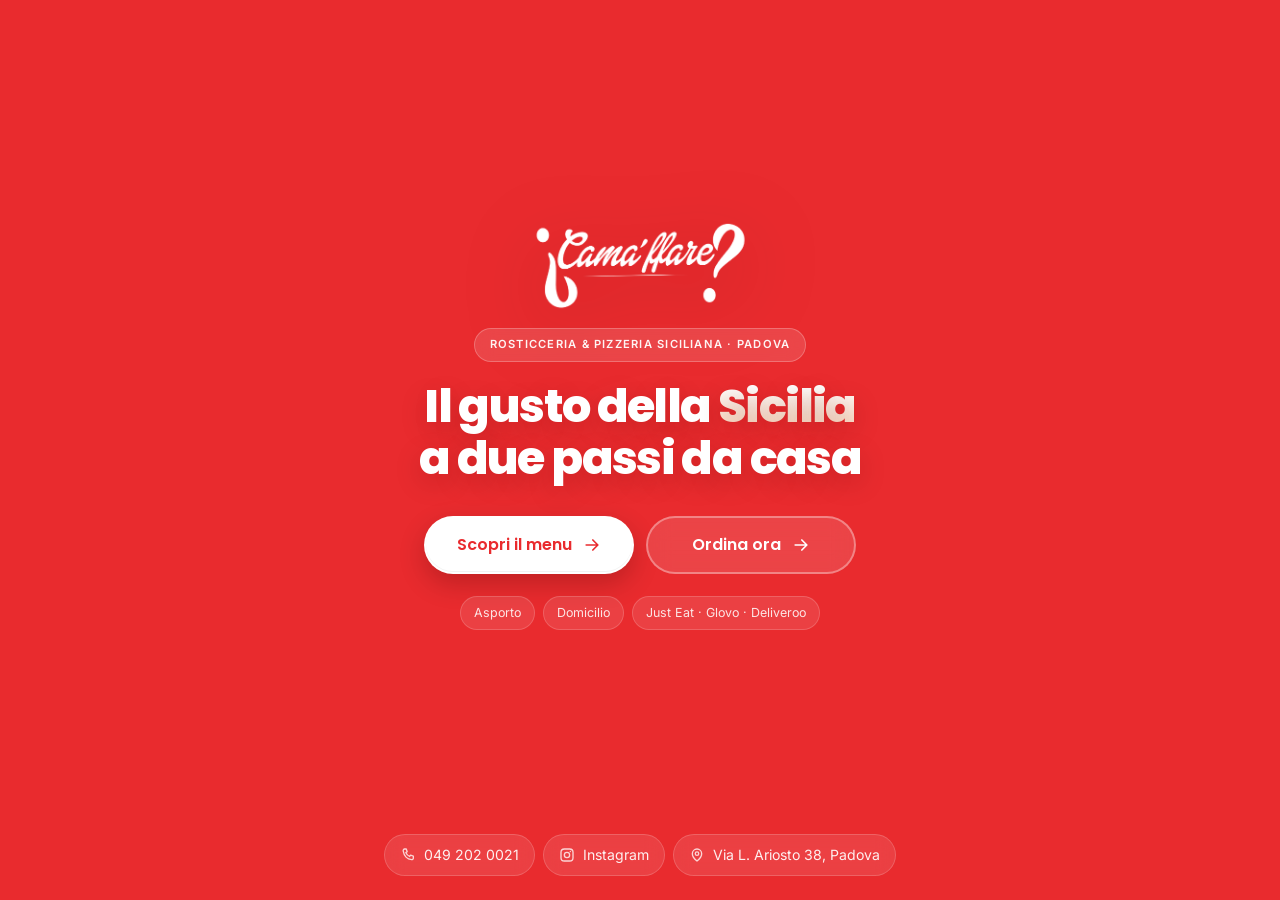
<file: index.html>
<!DOCTYPE html>
<html lang="it">
<head>
  <meta charset="UTF-8">
  <meta name="viewport" content="width=device-width, initial-scale=1.0, viewport-fit=cover">
  <title>Cama'ffare — Rosticceria e pizzeria siciliana a Padova</title>
  <meta name="description" content="Cama'ffare: pizze, arancini, fritti, gastronomia e cannoli siciliani a Padova. Guarda il menu o ordina su app, Just Eat, Glovo e Deliveroo.">
  <meta name="theme-color" content="#e92b2e">

  <meta property="og:type" content="website">
  <meta property="og:site_name" content="Cama'ffare">
  <meta property="og:title" content="Cama'ffare — Rosticceria e pizzeria siciliana a Padova">
  <meta property="og:description" content="Pizze, arancini, fritti e cannoli siciliani. Asporto e domicilio a Padova.">
  <meta property="og:url" content="https://camaffare.it/">
  <meta property="og:locale" content="it_IT">
  <meta property="og:image" content="public/og-image.jpg">

  <link rel="icon" href="public/logo/logo_red_squared_180.png">
  <link rel="apple-touch-icon" href="public/logo/logo_red_squared_180.png">
  <link rel="preconnect" href="https://fonts.googleapis.com">
  <link rel="preconnect" href="https://fonts.gstatic.com" crossorigin>
  <link href="https://fonts.googleapis.com/css2?family=Inter:wght@400;500;600&family=Poppins:wght@600;700;800&display=swap" rel="stylesheet">
  <link rel="stylesheet" href="css/style.css">
</head>
<body class="page-home">

<main class="splash">
  <div class="splash__inner">
    <img class="splash__logo" src="public/logo/logo_white_512.png" alt="Cama'ffare" width="512" height="512">

    <p class="splash__eyebrow">Rosticceria &amp; pizzeria siciliana · Padova</p>

    <h1 class="splash__title">Il gusto della <em>Sicilia</em> a due passi da casa</h1>

    <div class="splash__cta">
      <a class="btn btn--white btn--block" href="menu.html">
        Scopri il menu
        <svg class="ico" viewBox="0 0 24 24" aria-hidden="true"><path d="M5 12h13M13 6l6 6-6 6"/></svg>
      </a>
      <a class="btn btn--outline-white btn--block" href="ordina.html">
        Ordina ora
        <svg class="ico" viewBox="0 0 24 24" aria-hidden="true"><path d="M5 12h13M13 6l6 6-6 6"/></svg>
      </a>
    </div>

    <ul class="splash__tags">
      <li>Asporto</li>
      <li>Domicilio</li>
      <li>Just Eat · Glovo · Deliveroo</li>
    </ul>
  </div>

  <footer class="splash__foot">
    <a href="tel:+390492020021">
      <svg class="ico" viewBox="0 0 24 24" aria-hidden="true"><path d="M6.6 3h2.8l1.4 4.1-2 1.4a12 12 0 0 0 5.7 5.7l1.4-2 4.1 1.4v2.8A2.6 2.6 0 0 1 17.4 19 14.4 14.4 0 0 1 5 6.6 2.6 2.6 0 0 1 6.6 3Z"/></svg>
      049 202 0021
    </a>
    <a href="https://www.instagram.com/camaffare_padova/" target="_blank" rel="noopener">
      <svg class="ico" viewBox="0 0 24 24" aria-hidden="true"><rect x="3" y="3" width="18" height="18" rx="5"/><circle cx="12" cy="12" r="4"/><path d="M17 6.8h.01"/></svg>
      Instagram
    </a>
    <a href="https://maps.google.com/?q=Via+Ludovico+Ariosto+38,+35128+Padova" target="_blank" rel="noopener">
      <svg class="ico" viewBox="0 0 24 24" aria-hidden="true"><path d="M12 21s7-5.6 7-11a7 7 0 1 0-14 0c0 5.4 7 11 7 11Z"/><circle cx="12" cy="10" r="2.6"/></svg>
      Via L. Ariosto 38, Padova
    </a>
  </footer>
</main>

<script src="js/app.js"></script>
</body>
</html>
</file>
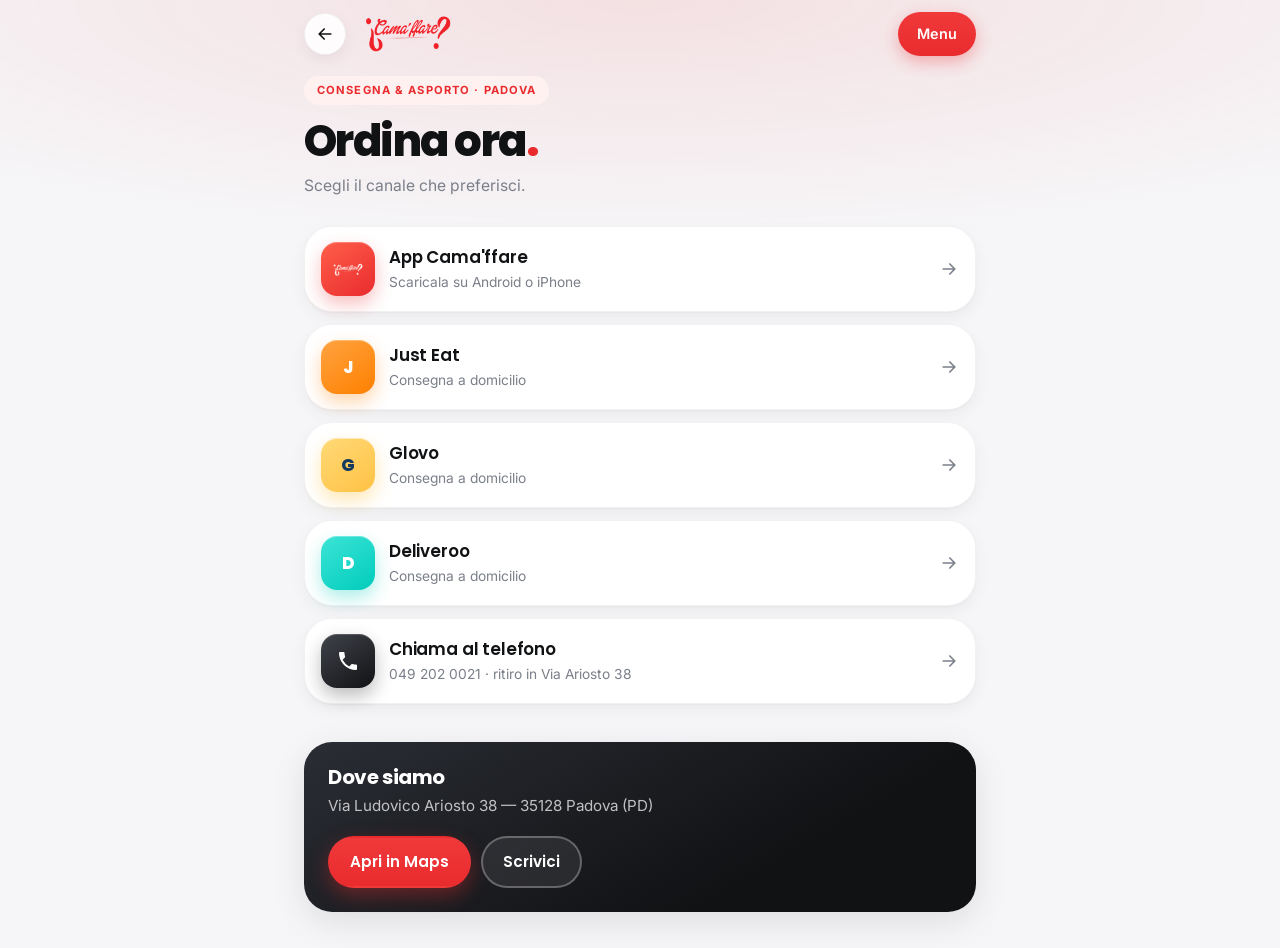
<file: ordina.html>
<!DOCTYPE html>
<html lang="it">
<head>
  <meta charset="UTF-8">
  <meta name="viewport" content="width=device-width, initial-scale=1.0, viewport-fit=cover">
  <title>Ordina — Cama'ffare</title>
  <meta name="description" content="Ordina da Cama'ffare: app Cama'ffare, Just Eat, Glovo, Deliveroo oppure chiama il 049 202 0021.">
  <meta name="theme-color" content="#f6f6f8">

  <link rel="icon" href="public/logo/logo_red_squared_180.png">
  <link rel="apple-touch-icon" href="public/logo/logo_red_squared_180.png">
  <link rel="preconnect" href="https://fonts.googleapis.com">
  <link rel="preconnect" href="https://fonts.gstatic.com" crossorigin>
  <link href="https://fonts.googleapis.com/css2?family=Inter:wght@400;500;600&family=Poppins:wght@600;700;800&display=swap" rel="stylesheet">
  <link rel="stylesheet" href="css/style.css">
</head>
<body class="page-app page-order">

<header class="appbar">
  <div class="appbar__row wrap">
    <a class="appbar__back" href="index.html" aria-label="Torna alla home">
      <svg class="ico" viewBox="0 0 24 24" aria-hidden="true"><path d="M19 12H6M11 18l-6-6 6-6"/></svg>
    </a>
    <a class="appbar__brand" href="index.html">
      <img class="appbar__logo" src="public/logo/logo_red_180.png" alt="Cama'ffare" width="180" height="64">
    </a>
    <a class="appbar__action" href="menu.html">Menu</a>
  </div>

  <div class="wrap">
    <p class="appbar__eyebrow">Consegna &amp; asporto · Padova</p>
    <h1 class="appbar__title">Ordina ora</h1>
    <p class="appbar__sub">Scegli il canale che preferisci.</p>
  </div>
</header>

<main class="order wrap">

  <a class="opt opt--app" id="app-opt" href="https://linktr.ee/Camaffare" target="_blank" rel="noopener"
     aria-haspopup="dialog">
    <span class="opt__icon" aria-hidden="true">
      <img src="public/logo/logo_white_squared_180.png" alt="" width="180" height="180">
    </span>
    <span class="opt__text">
      <span class="opt__title">App Cama'ffare</span>
      <span class="opt__desc">Scaricala su Android o iPhone</span>
    </span>
    <svg class="ico opt__arrow" viewBox="0 0 24 24" aria-hidden="true"><path d="M5 12h13M13 6l6 6-6 6"/></svg>
  </a>

  <a class="opt opt--justeat" href="https://www.justeat.it/restaurants-camaffare-padova" target="_blank" rel="noopener">
    <span class="opt__icon" aria-hidden="true">J</span>
    <span class="opt__text">
      <span class="opt__title">Just Eat</span>
      <span class="opt__desc">Consegna a domicilio</span>
    </span>
    <svg class="ico opt__arrow" viewBox="0 0 24 24" aria-hidden="true"><path d="M5 12h13M13 6l6 6-6 6"/></svg>
  </a>

  <a class="opt opt--glovo" href="https://glovoapp.com/it/it/padova/stores/pizzeria-camaffare-pad" target="_blank" rel="noopener">
    <span class="opt__icon" aria-hidden="true">G</span>
    <span class="opt__text">
      <span class="opt__title">Glovo</span>
      <span class="opt__desc">Consegna a domicilio</span>
    </span>
    <svg class="ico opt__arrow" viewBox="0 0 24 24" aria-hidden="true"><path d="M5 12h13M13 6l6 6-6 6"/></svg>
  </a>

  <a class="opt opt--deliveroo" href="https://deliveroo.it/it/menu/padova/padova-centro-est/camaffare" target="_blank" rel="noopener">
    <span class="opt__icon" aria-hidden="true">D</span>
    <span class="opt__text">
      <span class="opt__title">Deliveroo</span>
      <span class="opt__desc">Consegna a domicilio</span>
    </span>
    <svg class="ico opt__arrow" viewBox="0 0 24 24" aria-hidden="true"><path d="M5 12h13M13 6l6 6-6 6"/></svg>
  </a>

  <a class="opt opt--call" href="tel:+390492020021">
    <span class="opt__icon" aria-hidden="true">
      <svg class="ico" viewBox="0 0 24 24"><path d="M6.6 10.8a15 15 0 0 0 6.6 6.6l2.2-2.2a1 1 0 0 1 1-.25c1.1.37 2.3.57 3.6.57a1 1 0 0 1 1 1V20a1 1 0 0 1-1 1A17 17 0 0 1 3 4a1 1 0 0 1 1-1h3.5a1 1 0 0 1 1 1c0 1.3.2 2.5.57 3.6a1 1 0 0 1-.25 1z"/></svg>
    </span>
    <span class="opt__text">
      <span class="opt__title">Chiama al telefono</span>
      <span class="opt__desc">049 202 0021 · ritiro in Via Ariosto 38</span>
    </span>
    <svg class="ico opt__arrow" viewBox="0 0 24 24" aria-hidden="true"><path d="M5 12h13M13 6l6 6-6 6"/></svg>
  </a>

  <div class="order__where">
    <h2>Dove siamo</h2>
    <p>Via Ludovico Ariosto 38 — 35128 Padova (PD)</p>
    <div class="order__where-cta">
      <a class="btn btn--primary" href="https://maps.google.com/?q=Via+Ludovico+Ariosto+38,+35128+Padova" target="_blank" rel="noopener">Apri in Maps</a>
      <a class="btn btn--soft" href="mailto:camaffare.padova@libero.it">Scrivici</a>
    </div>
  </div>

</main>

<dialog class="modal" id="app-modal" aria-labelledby="app-modal-title">
  <div class="modal__box">
    <div class="modal__head">
      <h2 class="modal__title" id="app-modal-title">Scarica l'app</h2>
      <button class="modal__close" type="button" data-close aria-label="Chiudi">
        <svg class="ico" viewBox="0 0 24 24" aria-hidden="true"><path d="M6 6l12 12M18 6L6 18"/></svg>
      </button>
    </div>
    <p class="modal__sub">Il menu e gli ordini direttamente dal telefono.</p>

    <div class="modal__list">
      <a class="opt opt--android" href="https://play.google.com/store/apps/details?id=com.kuokko.camaffare" target="_blank" rel="noopener">
        <span class="opt__icon" aria-hidden="true">
          <svg class="ico" viewBox="0 0 24 24">
            <path fill="#00D3FF" d="M3.063 2.24a1.5 1.5 0 0 0-.51 1.14v17.24a1.5 1.5 0 0 0 .51 1.14l.06.06 9.66-9.66v-.23L3.123 2.18l-.06.06z"/>
            <path fill="#00F076" d="M16.073 8.8 4.683 2.32c-.67-.38-1.26-.33-1.62.05l9.72 9.72 3.29-3.29z"/>
            <path fill="#FF3A44" d="m16.073 15.38-3.29-3.29-9.72 9.72c.36.38.95.43 1.62.05l11.39-6.48z"/>
            <path fill="#FFCE00" d="m16.003 15.42-3.22-3.22v-.23l3.22-3.22.07.04 3.81 2.17c1.09.62 1.09 1.63 0 2.25l-3.81 2.17-.07.04z"/>
          </svg>
        </span>
        <span class="opt__text">
          <span class="opt__title">Google Play</span>
          <span class="opt__desc">Android</span>
        </span>
        <svg class="ico opt__arrow" viewBox="0 0 24 24" aria-hidden="true"><path d="M5 12h13M13 6l6 6-6 6"/></svg>
      </a>

      <a class="opt opt--ios" href="https://apps.apple.com/it/app/camaffare/id1489467327" target="_blank" rel="noopener">
        <span class="opt__icon" aria-hidden="true">
          <svg class="ico" viewBox="0 0 24 24"><path d="M17.05 12.54c-.02-2.3 1.88-3.4 1.96-3.46-1.07-1.56-2.73-1.78-3.32-1.8-1.41-.14-2.76.83-3.48.83-.72 0-1.83-.81-3.01-.79-1.55.02-2.98.9-3.78 2.29-1.61 2.79-.41 6.92 1.16 9.19.77 1.11 1.68 2.35 2.87 2.31 1.15-.05 1.59-.74 2.98-.74 1.39 0 1.78.74 3 .72 1.24-.02 2.02-1.13 2.78-2.24.88-1.28 1.24-2.52 1.26-2.59-.03-.01-2.41-.93-2.42-3.72zM14.79 5.6c.64-.77 1.07-1.85.95-2.92-.92.04-2.03.61-2.69 1.38-.59.68-1.11 1.78-.97 2.83 1.03.08 2.07-.52 2.71-1.29z"/></svg>
        </span>
        <span class="opt__text">
          <span class="opt__title">App Store</span>
          <span class="opt__desc">iPhone e iPad</span>
        </span>
        <svg class="ico opt__arrow" viewBox="0 0 24 24" aria-hidden="true"><path d="M5 12h13M13 6l6 6-6 6"/></svg>
      </a>
    </div>

    <a class="modal__alt" href="https://linktr.ee/Camaffare" target="_blank" rel="noopener">Tutti i link ufficiali</a>
  </div>
</dialog>

<script src="js/app.js"></script>
</body>
</html>
</file>
<file: css/style.css>
/* ============================================================
   CAMA'FFARE — stile del sito (responsive first)
   Struttura: 1) token  2) base  3) componenti condivisi
              4) home   5) menu  5c) scheda prodotto
              6) ordina  6b) modali
   ============================================================ */

/* ---------- 1. TOKEN ---------- */
:root {
  --rosso:        #e92b2e;
  --rosso-scuro:  #c81f22;
  --rosso-chiaro: #fff1f0;
  --ink:          #111214;
  --ink-soft:     #3d3f45;
  --muted:        #7a7f89;
  --bg:           #f6f6f8;
  --card:         #ffffff;
  --line:         #e9eaee;

  --r-sm: 12px;
  --r-md: 16px;
  --r-lg: 22px;
  --r-xl: 28px;
  --r-pill: 999px;

  /* ombre a due strati: un contatto netto vicino + un alone largo e morbido */
  --shadow-sm: 0 1px 2px rgba(17,18,20,.04), 0 6px 16px rgba(17,18,20,.05);
  --shadow-md: 0 10px 34px rgba(17,18,20,.10);
  --shadow-lg: 0 20px 50px rgba(17,18,20,.14);

  /* vetro: usato dal tasto indietro sopra allo sfondo sfumato */
  --glass-card: rgba(255,255,255,.86);

  --ease: cubic-bezier(.2,.7,.3,1);

  --wrap: 1120px;
  /* spazio ai lati della pagina: stretto sul telefono, dove ogni pixel di
     larghezza serve al contenuto, piu' largo da tablet in su */
  --pad: 14px;

  --font: 'Inter', system-ui, -apple-system, 'Segoe UI', Roboto, sans-serif;
  --font-head: 'Poppins', var(--font);

  --safe-b: env(safe-area-inset-bottom, 0px);
}

@media (min-width: 700px) {
  :root { --pad: 24px; }
}

/* ---------- 2. BASE ---------- */
*, *::before, *::after { box-sizing: border-box; }

html {
  -webkit-text-size-adjust: 100%;
  scroll-behavior: smooth;   /* le chip categoria sono ancore */
}

body {
  margin: 0;
  font-family: var(--font);
  font-size: 16px;
  line-height: 1.55;
  color: var(--ink);
  background: var(--bg);
  -webkit-font-smoothing: antialiased;
  /* NB: niente overflow-x:hidden qui — romperebbe position:sticky.
     Chi deborda (i cerchi della home) e' gia' contenuto da .splash */
}

h1, h2, h3 {
  font-family: var(--font-head);
  font-weight: 700;
  line-height: 1.12;
  letter-spacing: -0.02em;
  margin: 0;
}

p { margin: 0; }
img { max-width: 100%; display: block; }
/* senza !important una qualsiasi regola di classe con display: batte
   il [hidden] del browser e l'elemento resta a schermo */
[hidden] { display: none !important; }
a { color: inherit; text-decoration: none; }
button { font: inherit; }

.wrap {
  width: 100%;
  max-width: var(--wrap);
  margin-inline: auto;
  padding-inline: var(--pad);
}

.ico {
  width: 20px;
  height: 20px;
  flex: none;
  fill: none;
  stroke: currentColor;
  stroke-width: 2;
  stroke-linecap: round;
  stroke-linejoin: round;
}

/* testo visibile solo ai lettori di schermo */
.sr-only {
  position: absolute;
  width: 1px; height: 1px;
  margin: -1px; padding: 0;
  overflow: hidden;
  clip-path: inset(50%);
  white-space: nowrap;
}

:focus-visible {
  outline: 3px solid var(--rosso);
  outline-offset: 3px;
  border-radius: 6px;
}

/* ---------- 3. COMPONENTI CONDIVISI ---------- */
.btn {
  display: inline-flex;
  align-items: center;
  justify-content: center;
  gap: 10px;
  padding: 15px 26px;
  border: 2px solid transparent;
  border-radius: var(--r-pill);
  font-family: var(--font-head);
  font-weight: 600;
  font-size: 1rem;
  cursor: pointer;
  transition: transform .16s ease, background-color .16s ease, color .16s ease, box-shadow .16s ease;
}
.btn:active { transform: scale(.975); }
.btn--block { width: 100%; }

.btn--white {
  background: #fff;
  color: var(--rosso);
  box-shadow: 0 10px 26px rgba(60,0,0,.24), inset 0 -1px 0 rgba(0,0,0,.05);
}
/* bottone "di vetro": si appoggia sullo sfondo rosso invece di coprirlo */
.btn--outline-white {
  background: rgba(255,255,255,.12);
  color: #fff;
  border-color: rgba(255,255,255,.34);
  backdrop-filter: blur(12px);
  -webkit-backdrop-filter: blur(12px);
}
.btn--primary { background: var(--rosso); color: #fff; }
.btn--soft    { background: var(--card); color: var(--ink); border-color: var(--line); }

@media (hover: hover) {
  .btn--white:hover {
    background: #fff;
    transform: translateY(-2px);
    box-shadow: 0 16px 34px rgba(60,0,0,.3);
  }
  .btn--outline-white:hover {
    background: rgba(255,255,255,.22);
    border-color: rgba(255,255,255,.7);
    transform: translateY(-2px);
  }
  .btn--primary:hover { background: var(--rosso-scuro); }
  .btn--soft:hover    { border-color: var(--ink); }
}

/* ---------- 4. HOME (splash rossa) ---------- */
.page-home { background: var(--rosso); }

.splash {
  position: relative;
  min-height: 100svh;
  display: flex;
  flex-direction: column;
  justify-content: space-between;
  align-items: center;
  gap: 28px;
  padding: 40px var(--pad) calc(24px + var(--safe-b));
  background: var(--rosso);
  color: #fff;
  text-align: center;
}

.splash__inner {
  position: relative;
  display: flex;
  flex-direction: column;
  align-items: center;
  gap: 16px;
  max-width: 560px;
  margin: auto 0;
}

.splash__logo {
  /* logo_white_512.png e' 512x512 (quadrato): non superare i 512 per non sgranarlo */
  width: clamp(168px, 48vw, 246px);
  height: auto;
  filter: drop-shadow(0 18px 40px rgba(80,0,0,.32));
}

.splash__eyebrow {
  display: inline-flex;
  align-items: center;
  padding: 7px 15px;
  border-radius: var(--r-pill);
  background: rgba(255,255,255,.13);
  border: 1px solid rgba(255,255,255,.24);
  backdrop-filter: blur(10px);
  -webkit-backdrop-filter: blur(10px);
  font-size: .7rem;
  font-weight: 600;
  letter-spacing: .11em;
  text-transform: uppercase;
  color: rgba(255,255,255,.94);
}

.splash__title {
  font-size: clamp(1.85rem, 8vw, 2.9rem);
  font-weight: 800;
  letter-spacing: -.035em;
  text-wrap: balance;
  text-shadow: 0 8px 26px rgba(90,0,0,.22);
}
.splash__title em {
  font-style: normal;
  background: linear-gradient(180deg, #fff 20%, #ffd6b8 100%);
  -webkit-background-clip: text;
  background-clip: text;
  color: transparent;
}

.splash__cta {
  display: flex;
  flex-direction: column;
  gap: 12px;
  width: min(100%, 360px);
  margin-top: 10px;
}

/* piccole etichette sotto ai bottoni: cosa si puo' fare, in due parole */
.splash__tags {
  display: flex;
  flex-wrap: wrap;
  justify-content: center;
  gap: 8px;
  margin: 4px 0 0;
  padding: 0;
  list-style: none;
  font-size: .78rem;
  color: rgba(255,255,255,.86);
}
.splash__tags li {
  padding: 6px 13px;
  border-radius: var(--r-pill);
  background: rgba(255,255,255,.1);
  border: 1px solid rgba(255,255,255,.17);
}

.splash__foot {
  position: relative;
  display: flex;
  flex-wrap: wrap;
  justify-content: center;
  gap: 8px;
  font-size: .85rem;
}
.splash__foot a {
  display: inline-flex;
  align-items: center;
  gap: 8px;
  padding: 9px 15px;
  border-radius: var(--r-pill);
  background: rgba(255,255,255,.1);
  border: 1px solid rgba(255,255,255,.18);
  backdrop-filter: blur(10px);
  -webkit-backdrop-filter: blur(10px);
  color: rgba(255,255,255,.92);
  transition: transform .18s ease, background-color .18s ease, border-color .18s ease;
}
.splash__foot a:active { transform: scale(.97); }
.splash__foot .ico { width: 16px; height: 16px; opacity: .85; }

@media (hover: hover) {
  .splash__foot a:hover {
    background: rgba(255,255,255,.2);
    border-color: rgba(255,255,255,.42);
    transform: translateY(-2px);
  }
}

/* entrata in scena: ogni blocco sale con un piccolo ritardo */
@media (prefers-reduced-motion: no-preference) {
  .splash__inner > *,
  .splash__foot { animation: rise-in .7s var(--ease) backwards; }
  .splash__logo    { animation-delay: .05s; }
  .splash__eyebrow { animation-delay: .14s; }
  .splash__title   { animation-delay: .22s; }
  .splash__cta     { animation-delay: .30s; }
  .splash__tags    { animation-delay: .38s; }
  .splash__foot    { animation-delay: .46s; }
}
@keyframes rise-in {
  from { opacity: 0; transform: translateY(16px); }
}
@keyframes fade-in {
  from { opacity: 0; }
}

@media (max-height: 720px) {
  .splash { gap: 18px; padding-top: 28px; }
  .splash__inner { gap: 12px; }
  .splash__logo { width: clamp(126px, 36vw, 168px); }
  .splash__title { font-size: clamp(1.5rem, 6.5vw, 2rem); }
  .splash__cta { margin-top: 4px; }
  .splash__foot { font-size: .8rem; }
  .splash__foot a { padding: 7px 12px; }
}

@media (min-width: 700px) {
  .splash { padding-top: 56px; gap: 40px; }
  .splash__inner { gap: 18px; }
  .splash__cta { flex-direction: row; width: auto; margin-top: 14px; }
  .splash__cta .btn { min-width: 210px; }
  .splash__foot { font-size: .88rem; }
}

/* ---------- 5. APPBAR (menu + ordina) ---------- */
.page-app {
  padding-bottom: calc(36px + var(--safe-b));
}

/* velo rosso appena accennato in cima alla pagina: e' fisso, cosi' resta
   visibile solo nella prima schermata e non "cresce" con il contenuto */
.page-app::before {
  content: '';
  position: fixed;
  inset: 0 0 auto;
  height: 340px;
  z-index: -1;
  pointer-events: none;
  background: radial-gradient(110% 100% at 50% 0%, rgba(233,43,46,.10) 0%, rgba(233,43,46,0) 72%);
}

.appbar {
  position: relative;
  padding-top: 10px;
  padding-bottom: 8px;
  background: transparent;
}

/* menu.html: l'header intero (logo, bottoni, ricerca, categorie) resta in alto.
   Fondo bianco pieno: niente vetro, le card non si intravedono sotto. */
.appbar--sticky {
  position: sticky;
  top: 0;
  z-index: 20;
  background: var(--card);
  border-bottom: 1px solid transparent;
  transition: box-shadow .25s ease, border-color .25s ease;
}

/* sul bianco pieno i controlli hanno bisogno di un riempimento grigio,
   altrimenti sparirebbero */
.appbar--sticky .appbar__back {
  background: var(--bg);
  border-color: rgba(17,18,20,.07);
  box-shadow: none;
  backdrop-filter: none;
  -webkit-backdrop-filter: none;
}
@media (hover: hover) {
  .appbar--sticky .appbar__back:hover { background: #eceef2; }
}

/* indietro e logo attaccati a sinistra, l'azione spinta a destra dal margin auto */
.appbar__row {
  display: flex;
  align-items: center;
  gap: 12px;
  min-height: 48px;
}

.appbar__back {
  display: inline-flex;
  align-items: center;
  justify-content: center;
  width: 42px;
  height: 42px;
  border-radius: 50%;
  background: var(--glass-card);
  border: 1px solid rgba(17,18,20,.06);
  backdrop-filter: blur(10px);
  -webkit-backdrop-filter: blur(10px);
  box-shadow: var(--shadow-sm);
  transition: transform .18s var(--ease), background-color .18s ease;
}
.appbar__back:active { transform: scale(.93); }

.appbar__logo { width: 100px; height: auto; }   /* logo_red_180.png, 180x64 */
.appbar__brand {
  display: inline-flex;
  transition: transform .18s var(--ease);
  transform-origin: left center;
}
.appbar__brand:active { transform: scale(.96); }

.appbar__action {
  margin-left: auto;
  padding: 11px 19px;
  border-radius: var(--r-pill);
  background: linear-gradient(180deg, #f0393a 0%, var(--rosso) 100%);
  color: #fff;
  font-weight: 600;
  font-size: .9rem;
  box-shadow: 0 6px 16px rgba(233,43,46,.32);
  transition: transform .18s var(--ease), box-shadow .18s var(--ease);
}
.appbar__action:active { transform: scale(.96); }

@media (hover: hover) {
  .appbar__back:hover   { background: #fff; transform: translateY(-1px); }
  .appbar__action:hover { transform: translateY(-2px); box-shadow: 0 10px 22px rgba(233,43,46,.4); }
}

.appbar__eyebrow {
  display: inline-flex;
  align-items: center;
  margin-top: 18px;
  padding: 6px 13px;
  border-radius: var(--r-pill);
  background: var(--rosso-chiaro);
  color: var(--rosso);
  font-size: .7rem;
  font-weight: 700;
  letter-spacing: .1em;
  text-transform: uppercase;
}

.appbar__title {
  margin-top: 12px;
  font-size: clamp(2rem, 8vw, 2.7rem);
  font-weight: 800;
  letter-spacing: -.035em;
  text-wrap: balance;
}
.appbar__title::after {
  content: '.';
  color: var(--rosso);
}

.appbar__sub {
  margin-top: 8px;
  color: var(--muted);
  font-size: .98rem;
}

/* --- stato agganciato: compare solo una riga sottile + un'ombra bassa
       che stacca l'header dalle card. La classe .is-stuck la mette js/app.js --- */
.appbar--sticky.is-stuck {
  border-bottom-color: rgba(17,18,20,.07);
  box-shadow: 0 10px 30px rgba(17,18,20,.07);
}

/* --- ricerca --- */
.search {
  display: flex;
  align-items: center;
  gap: 10px;
  margin-top: 12px;
  padding: 0 8px 0 16px;
  height: 52px;
  background: var(--bg);
  border: 1px solid var(--line);
  border-radius: var(--r-pill);
  transition: background-color .18s ease, border-color .18s ease, box-shadow .18s ease;
}
/* il campo ha outline:none, quindi il fuoco lo segnala il contenitore */
.search:focus-within {
  background: #fff;
  border-color: rgba(233,43,46,.5);
  box-shadow: 0 0 0 4px rgba(233,43,46,.13);
}
.search .ico { color: var(--muted); transition: color .18s ease; }
.search:focus-within > .ico { color: var(--rosso); }
.search input {
  flex: 1;
  min-width: 0;
  border: 0;
  background: none;
  font: inherit;
  color: var(--ink);
  outline: none;
}
.search input::-webkit-search-cancel-button { display: none; }
.search__clear {
  display: inline-flex;
  padding: 8px;
  border: 0;
  border-radius: 50%;
  background: none;
  color: var(--muted);
  cursor: pointer;
  transition: background-color .16s ease, color .16s ease;
}
.search__clear:active { background: rgba(17,18,20,.08); }
@media (hover: hover) {
  .search__clear:hover { background: rgba(17,18,20,.06); color: var(--ink); }
}

/* --- chip categorie --- */
/* Una riga sola a qualsiasi larghezza. A schermo grande le 22 categorie
   mandate a capo mangiavano mezzo header, e l'header e' fisso: quello spazio
   veniva tolto al menu per tutta la navigazione. Chi non vuole scorrere ha
   il tasto "Tutte" qui accanto, che apre l'elenco completo. */
.chipsbar {
  display: flex;
  align-items: center;
  /* stessa colonna di .wrap: le chip partono allineate al logo, alla ricerca
     e alla griglia. Il padding laterale lo mettono .chips e il tasto */
  max-width: var(--wrap);
  margin-inline: auto;
}

.chips {
  display: flex;
  flex: 1;
  min-width: 0;
  gap: 2px;
  padding: 12px var(--pad);
  overflow-x: auto;
  scrollbar-width: none;
  -webkit-overflow-scrolling: touch;
  scroll-snap-type: x proximity;
  /* i bordi sfumano: si capisce a colpo d'occhio che la fila continua */
  mask-image: linear-gradient(90deg, transparent 0, #000 var(--pad), #000 calc(100% - var(--pad)), transparent 100%);
  -webkit-mask-image: linear-gradient(90deg, transparent 0, #000 var(--pad), #000 calc(100% - var(--pad)), transparent 100%);
}
.chips::-webkit-scrollbar { display: none; }

/* niente bordo ne' riempimento: le voci non scelte sono solo testo, e a
   riempirsi e' unicamente quella attiva. E' cio' che tiene pulita una fila
   lunga come questa */
.chip {
  display: inline-flex;
  align-items: center;
  gap: 7px;
  flex: none;
  padding: 10px 15px;
  border: 0;
  border-radius: var(--r-pill);
  background: none;
  color: var(--ink);
  font-weight: 600;
  font-size: .94rem;
  white-space: nowrap;
  cursor: pointer;
  scroll-snap-align: center;
  transition: background-color .18s ease, color .18s ease,
              transform .18s var(--ease);
}
.chip:active { transform: scale(.95); }
.chip__ico { font-size: 1rem; line-height: 1; }
.chip[aria-current] {
  background: var(--ink);
  color: #fff;
}
/* categoria senza risultati durante una ricerca: la chip sparisce */
.chip--off { display: none; }

/* tondo con la sola icona: accanto a chip senza bordo un tasto pieno
   sembrerebbe la voce selezionata */
.chips__all {
  display: grid;
  place-items: center;
  flex: none;
  width: 40px;
  height: 40px;
  margin-right: var(--pad);
  border: 1px solid rgba(17,18,20,.16);
  border-radius: 50%;
  background: none;
  color: var(--ink);
  cursor: pointer;
  transition: background-color .18s ease, border-color .18s ease,
              transform .18s var(--ease);
}
.chips__all .ico { width: 18px; height: 18px; }
.chips__all:active { transform: scale(.93); }
@media (hover: hover) {
  .chips__all:hover { background: rgba(17,18,20,.06); border-color: rgba(17,18,20,.3); }
}

@media (hover: hover) {
  .chip:hover { background: rgba(17,18,20,.06); }
  .chip[aria-current]:hover { background: var(--ink); }
}


/* ---------- 5b. GRIGLIA MENU ---------- */
.menu-main { padding-top: 10px; }

.menu-group { scroll-margin-top: calc(var(--stick-h, 170px) + 12px); }
.menu-group + .menu-group { margin-top: 38px; }

.menu-group__head {
  display: flex;
  align-items: center;
  gap: 10px;
  margin: 0 0 14px;
}
.menu-group__head h2 {
  font-size: 1.4rem;
  font-weight: 700;
  letter-spacing: -.03em;
}
.menu-group__count {
  padding: 4px 11px;
  border-radius: var(--r-pill);
  background: rgba(17,18,20,.05);
  font-size: .75rem;
  font-weight: 600;
  color: var(--muted);
}

/* una voce per riga: il testo e' la parte utile, la foto fa da miniatura.
   Da tablet in su due colonne, altrimenti le righe diventano lunghissime */
.grid {
  display: grid;
  grid-template-columns: minmax(0, 1fr);
  gap: 12px;
}
@media (min-width: 700px)  { .grid { grid-template-columns: repeat(2, minmax(0, 1fr)); gap: 14px; } }

.item {
  position: relative;
  display: flex;
  align-items: center;
  gap: 14px;
  padding: 12px;
  background: var(--card);
  border: 1px solid rgba(17,18,20,.05);
  border-radius: var(--r-lg);
  box-shadow: var(--shadow-sm);
  transition: transform .22s var(--ease), box-shadow .22s var(--ease);
}
@media (hover: hover) {
  .item:hover { transform: translateY(-2px); box-shadow: var(--shadow-md); }
  .item:hover .item__media img { transform: scale(1.06); }
}

.item__media {
  position: relative;
  order: 1;                  /* nel DOM sta dopo il testo, a schermo va a destra */
  width: 104px;
  height: 104px;
  flex: none;
  border-radius: var(--r-md);
  overflow: hidden;
  background: var(--rosso-chiaro);
}
.item__media img {
  position: absolute;
  inset: 0;
  width: 100%;
  height: 100%;
  object-fit: cover;
  transition: transform .5s var(--ease);
}

/* placeholder mostrato finche' la foto non esiste. Nella miniatura resta
   solo l'icona: "foto in arrivo" a 104px non si leggerebbe */
.item__ph {
  position: absolute;
  inset: 0;
  display: grid;
  place-items: center;
  font-size: 2.2rem;
}
.item__ph small { display: none; }

.item__body {
  display: flex;
  flex-direction: column;
  gap: 5px;
  flex: 1;
  min-width: 0;
}

.item__name {
  font-family: var(--font-head);
  font-size: 1.05rem;
  font-weight: 600;
  line-height: 1.25;
  letter-spacing: -.015em;
  text-wrap: balance;
}

.item__desc {
  font-size: .88rem;
  color: var(--muted);
  display: -webkit-box;
  -webkit-line-clamp: 2;
  -webkit-box-orient: vertical;
  overflow: hidden;
}

/* prezzo a sinistra, eventuali tag spinti all'altro capo della riga */
.item__foot {
  display: flex;
  align-items: center;
  gap: 10px;
  margin-top: 2px;
}
.item__price {
  font-family: var(--font-head);
  font-weight: 700;
  font-size: 1rem;
  letter-spacing: -.01em;
  color: var(--ink);
}
.item__tags {
  display: flex;
  flex-wrap: wrap;
  justify-content: flex-end;
  gap: 6px;
  margin-left: auto;
  min-width: 0;
}
.tag {
  padding: 4px 9px;
  border-radius: var(--r-pill);
  background: var(--bg);
  font-size: .68rem;
  font-weight: 700;
  letter-spacing: .02em;
  white-space: nowrap;
}
.tag--veg   { color: #2e7d4f; }
.tag--vegan { color: #1f7a48; }
.tag--hot   { color: var(--rosso); }
.tag--new   { background: var(--ink); color: #fff; }

@media (max-width: 380px) {
  .item { gap: 12px; }
  .item__media { width: 92px; height: 92px; }
}

/* copre tutta la card: qualunque punto si tocchi si apre la scheda */
.item__open {
  position: absolute;
  inset: 0;
  border: 0;
  background: none;
  cursor: pointer;
}
.item__open:focus-visible { outline-offset: -3px; border-radius: var(--r-lg); }

.menu-empty {
  padding: 56px 0 20px;
  text-align: center;
  color: var(--muted);
}
.menu-empty strong { display: block; color: var(--ink); font-size: 1.15rem; margin-bottom: 6px; }
.menu-empty span { display: block; font-size: 2.4rem; margin-bottom: 10px; }

.menu-note {
  margin-top: 34px;
  font-size: .82rem;
  color: var(--muted);
  text-align: center;
}

/* i gruppi entrano con una dissolvenza: durante la ricerca fa capire
   che i risultati sono cambiati, senza spostare nulla */
@media (prefers-reduced-motion: no-preference) {
  .menu-group,
  .menu-empty { animation: fade-in .3s ease backwards; }
}

/* ---------- 5c. SCHEDA DEL PRODOTTO ---------- */
.scheda {
  width: min(100% - 24px, 560px);
  max-height: calc(100dvh - 40px);
  padding: 0;
  border: 0;
  border-radius: var(--r-xl);
  background: var(--card);
  color: var(--ink);
  box-shadow: var(--shadow-lg);
  overflow: hidden;
}
.scheda::backdrop {
  background: rgba(8,8,10,.72);
  backdrop-filter: blur(4px);
  -webkit-backdrop-filter: blur(4px);
}

.scheda__fig {
  display: flex;
  flex-direction: column;
  max-height: calc(100dvh - 40px);
  margin: 0;
}

.scheda__img {
  width: 100%;
  max-height: 62dvh;
  object-fit: cover;
  background: var(--rosso-chiaro);
}

/* prodotto senza foto: stessa icona e stesso colore del placeholder in griglia.
   Piu' bassa dell'immagine, cosi' la descrizione resta la protagonista */
.scheda__ph {
  display: grid;
  place-items: center;
  height: 150px;
  flex: none;
  font-size: 3.4rem;
}

/* tondo chiaro sopra alla foto: funziona sia su immagini scure che chiare */
.scheda__close {
  position: absolute;
  z-index: 1;
  top: 12px;
  right: 12px;
  display: grid;
  place-items: center;
  width: 38px;
  height: 38px;
  border: 0;
  border-radius: 50%;
  background: rgba(255,255,255,.9);
  backdrop-filter: blur(8px);
  -webkit-backdrop-filter: blur(8px);
  color: var(--ink);
  cursor: pointer;
  box-shadow: 0 4px 14px rgba(8,8,10,.28);
  transition: background-color .16s ease, transform .16s var(--ease);
}
.scheda__close:active { transform: scale(.92); }
@media (hover: hover) {
  .scheda__close:hover { background: #fff; }
}

.scheda__cap {
  padding: 18px 20px 22px;
  overflow-y: auto;
}
.scheda__tags {
  display: flex;
  flex-wrap: wrap;
  gap: 6px;
  margin-bottom: 12px;
}
.scheda__head {
  display: flex;
  align-items: baseline;
  gap: 14px;
}
.scheda__title {
  font-size: 1.3rem;
  font-weight: 700;
  letter-spacing: -.025em;
}
.scheda__price {
  margin-left: auto;
  flex: none;
  font-family: var(--font-head);
  font-weight: 700;
  font-size: 1.1rem;
  color: var(--rosso);
}
.scheda__desc {
  margin-top: 8px;
  color: var(--muted);
  font-size: .95rem;
}

@media (prefers-reduced-motion: no-preference) {
  .scheda[open]           { animation: modal-in .28s var(--ease); }
  .scheda[open]::backdrop { animation: fade-in .28s ease; }
}

/* ---------- 6. ORDINA ---------- */
/* Cinque scelte in colonna non hanno bisogno di 1120px: qui la pagina intera
   si stringe, header compreso. Prima si stringeva solo il <main>, e su desktop
   il titolo restava a sinistra mentre le card galleggiavano al centro. */
.page-order { --wrap: 720px; }

.order {
  display: flex;
  flex-direction: column;
  gap: 12px;
  padding-top: 20px;
}

.opt {
  display: flex;
  align-items: center;
  gap: 14px;
  padding: 15px 16px;
  background: var(--card);
  border: 1px solid rgba(17,18,20,.05);
  border-radius: var(--r-xl);
  box-shadow: var(--shadow-sm);
  transition: transform .18s var(--ease), box-shadow .18s var(--ease);
}
.opt:active { transform: scale(.985); }
@media (hover: hover) {
  .opt:hover { transform: translateY(-2px); box-shadow: var(--shadow-md); }
  .opt:hover .opt__arrow { transform: translateX(4px); color: var(--ink); }
}

.opt__icon {
  display: grid;
  place-items: center;
  width: 54px;
  height: 54px;
  flex: none;
  border-radius: var(--r-md);
  background: var(--ink);
  color: #fff;
  font-family: var(--font-head);
  font-weight: 800;
  font-size: 1.05rem;
  box-shadow: inset 0 1px 0 rgba(255,255,255,.22);
}
.opt__icon img { width: 34px; height: auto; }
.opt__icon .ico { width: 24px; height: 24px; fill: currentColor; stroke: none; }

.opt__text { display: flex; flex-direction: column; gap: 2px; min-width: 0; }
.opt__title {
  font-family: var(--font-head);
  font-weight: 600;
  font-size: 1.05rem;
  letter-spacing: -.01em;
}
.opt__desc { font-size: .86rem; color: var(--muted); }

.opt__arrow {
  margin-left: auto;
  color: var(--muted);
  transition: transform .18s var(--ease), color .18s ease;
}

/* ogni canale porta il proprio colore, con l'ombra intonata */
.opt--app       .opt__icon { background: linear-gradient(145deg, #ff5f4a, var(--rosso));
                             box-shadow: inset 0 1px 0 rgba(255,255,255,.25), 0 8px 18px rgba(233,43,46,.3); }
.opt--justeat   .opt__icon { background: linear-gradient(145deg, #ffa340, #ff8000);
                             box-shadow: inset 0 1px 0 rgba(255,255,255,.3), 0 8px 18px rgba(255,128,0,.32); }
.opt--glovo     .opt__icon { background: linear-gradient(145deg, #ffd977, #ffc244); color: #163a5f;
                             box-shadow: inset 0 1px 0 rgba(255,255,255,.5), 0 8px 18px rgba(255,194,68,.4); }
.opt--deliveroo .opt__icon { background: linear-gradient(145deg, #3ce4d6, #00ccbc);
                             box-shadow: inset 0 1px 0 rgba(255,255,255,.3), 0 8px 18px rgba(0,204,188,.32); }
.opt--call      .opt__icon { background: linear-gradient(145deg, #40434b, #111214);
                             box-shadow: inset 0 1px 0 rgba(255,255,255,.16), 0 8px 18px rgba(17,18,20,.28); }

.order__where {
  position: relative;
  margin-top: 26px;
  padding: 24px;
  border-radius: var(--r-xl);
  background: linear-gradient(150deg, #2a2d34 0%, #111214 70%);
  color: #fff;
  box-shadow: var(--shadow-md);
}
.order__where h2 { font-size: 1.25rem; letter-spacing: -.02em; }
.order__where p { margin-top: 6px; color: rgba(255,255,255,.72); font-size: .95rem; }
.order__where-cta { display: flex; flex-wrap: wrap; gap: 10px; margin-top: 18px; }
.order__where-cta .btn { padding: 12px 20px; font-size: .95rem; }
.order__where-cta .btn--primary {
  background: linear-gradient(180deg, #f0393a 0%, var(--rosso) 100%);
  box-shadow: 0 8px 20px rgba(233,43,46,.36);
}
.order__where-cta .btn--soft {
  background: rgba(255,255,255,.08);
  color: #fff;
  border-color: rgba(255,255,255,.28);
  backdrop-filter: blur(10px);
  -webkit-backdrop-filter: blur(10px);
}
@media (hover: hover) {
  /* qui .btn--primary e' gia' ridefinito sopra: senza questa riga l'hover
     della sezione 3 perderebbe per ordine di cascata e il bottone sembrerebbe morto */
  .order__where-cta .btn--primary:hover {
    background: linear-gradient(180deg, var(--rosso) 0%, var(--rosso-scuro) 100%);
    box-shadow: 0 12px 26px rgba(233,43,46,.45);
  }
  .order__where-cta .btn--soft:hover { background: rgba(255,255,255,.16); border-color: rgba(255,255,255,.5); }
}

/* entrata in scena: titolo, poi le opzioni una dopo l'altra */
@media (prefers-reduced-motion: no-preference) {
  .appbar__eyebrow,
  .appbar__title,
  .appbar__sub,
  .order > * { animation: rise-in .55s var(--ease) backwards; }
  .appbar__eyebrow { animation-delay: .02s; }
  .appbar__title   { animation-delay: .07s; }
  .appbar__sub     { animation-delay: .12s; }
  .order > *:nth-child(1) { animation-delay: .12s; }
  .order > *:nth-child(2) { animation-delay: .17s; }
  .order > *:nth-child(3) { animation-delay: .22s; }
  .order > *:nth-child(4) { animation-delay: .27s; }
  .order > *:nth-child(5) { animation-delay: .32s; }
  .order > *:nth-child(6) { animation-delay: .37s; }
}


/* ---------- 6b. MODALE (base condivisa: store + categorie) ---------- */
.modal {
  width: min(100% - 32px, 420px);
  max-height: calc(100dvh - 48px);
  padding: 0;
  border: 0;
  border-radius: var(--r-xl);
  background: var(--card);
  color: var(--ink);
  box-shadow: var(--shadow-lg);
  overflow: hidden;
}
.modal::backdrop {
  background: rgba(17,18,20,.5);
  backdrop-filter: blur(6px);
  -webkit-backdrop-filter: blur(6px);
}
/* la pagina dietro non scorre: la classe la mette js/app.js */
.has-modal, .has-modal body { overflow: hidden; }

.modal__box {
  max-height: calc(100dvh - 48px);
  padding: 22px;
  overflow-y: auto;
}

.modal__head {
  display: flex;
  align-items: center;
  gap: 12px;
}
.modal__title {
  font-family: var(--font-head);
  font-size: 1.3rem;
  font-weight: 700;
  letter-spacing: -.025em;
}
.modal__close {
  display: grid;
  place-items: center;
  width: 36px;
  height: 36px;
  flex: none;
  margin-left: auto;
  border: 0;
  border-radius: 50%;
  background: var(--bg);
  color: var(--muted);
  cursor: pointer;
  transition: background-color .16s ease, color .16s ease, transform .16s var(--ease);
}
.modal__close:active { transform: scale(.92); }
@media (hover: hover) {
  .modal__close:hover { background: #eceef2; color: var(--ink); }
}

.modal__sub {
  margin-top: 6px;
  color: var(--muted);
  font-size: .92rem;
}

.modal__list {
  display: flex;
  flex-direction: column;
  gap: 10px;
  margin-top: 18px;
}
/* dentro al modale le righe sono gia' su un pannello: niente ombra, solo il pieno */
.modal__list .opt {
  background: var(--bg);
  border-color: transparent;
  box-shadow: none;
}
@media (hover: hover) {
  .modal__list .opt:hover { background: var(--card); box-shadow: var(--shadow-sm); }
}

/* il marchio Play e' a quattro colori: sotto ci vuole una piastrella bianca,
   altrimenti i colori non si leggono */
.opt--android .opt__icon {
  background: #fff;
  border: 1px solid var(--line);
  box-shadow: 0 6px 16px rgba(17,18,20,.10);
}
.opt--android .opt__icon .ico { width: 28px; height: 28px; }
.opt--ios .opt__icon {
  background: linear-gradient(145deg, #40434b, #111214);
  box-shadow: inset 0 1px 0 rgba(255,255,255,.16), 0 8px 18px rgba(17,18,20,.28);
}

/* elenco categorie: due colonne dove ci stanno, una sola su schermi stretti */
.catlist {
  display: grid;
  grid-template-columns: repeat(auto-fill, minmax(160px, 1fr));
  gap: 8px;
  margin-top: 16px;
}
.catlist__item {
  display: flex;
  align-items: center;
  gap: 9px;
  min-width: 0;
  padding: 11px 12px;
  border-radius: var(--r-md);
  background: var(--bg);
  color: var(--ink-soft);
  font-weight: 600;
  font-size: .9rem;
  transition: background-color .16s ease, color .16s ease;
}
.catlist__item:active { background: #e6e8ec; }
.catlist__ico { font-size: 1.05rem; line-height: 1; flex: none; }
.catlist__nome {
  min-width: 0;
  overflow: hidden;
  text-overflow: ellipsis;
  white-space: nowrap;
}
.catlist__n {
  margin-left: auto;
  flex: none;
  font-size: .75rem;
  color: var(--muted);
}
.catlist__item[aria-current] {
  background: var(--ink);
  color: #fff;
}
.catlist__item[aria-current] .catlist__n { color: rgba(255,255,255,.6); }
@media (hover: hover) {
  .catlist__item:hover { background: #e6e8ec; color: var(--ink); }
  .catlist__item[aria-current]:hover { background: var(--ink); color: #fff; }
}

.modal__alt {
  display: block;
  margin-top: 16px;
  text-align: center;
  font-size: .85rem;
  color: var(--muted);
  text-decoration: underline;
  text-underline-offset: 3px;
}
@media (hover: hover) {
  .modal__alt:hover { color: var(--ink); }
}

@media (prefers-reduced-motion: no-preference) {
  .modal[open]           { animation: modal-in .28s var(--ease); }
  .modal[open]::backdrop { animation: fade-in .28s ease; }
}
@keyframes modal-in {
  from { opacity: 0; transform: translateY(14px) scale(.97); }
}

@media (prefers-reduced-motion: reduce) {
  html { scroll-behavior: auto; }
  * { transition-duration: .01ms !important; animation-duration: .01ms !important; }
}
</file>
